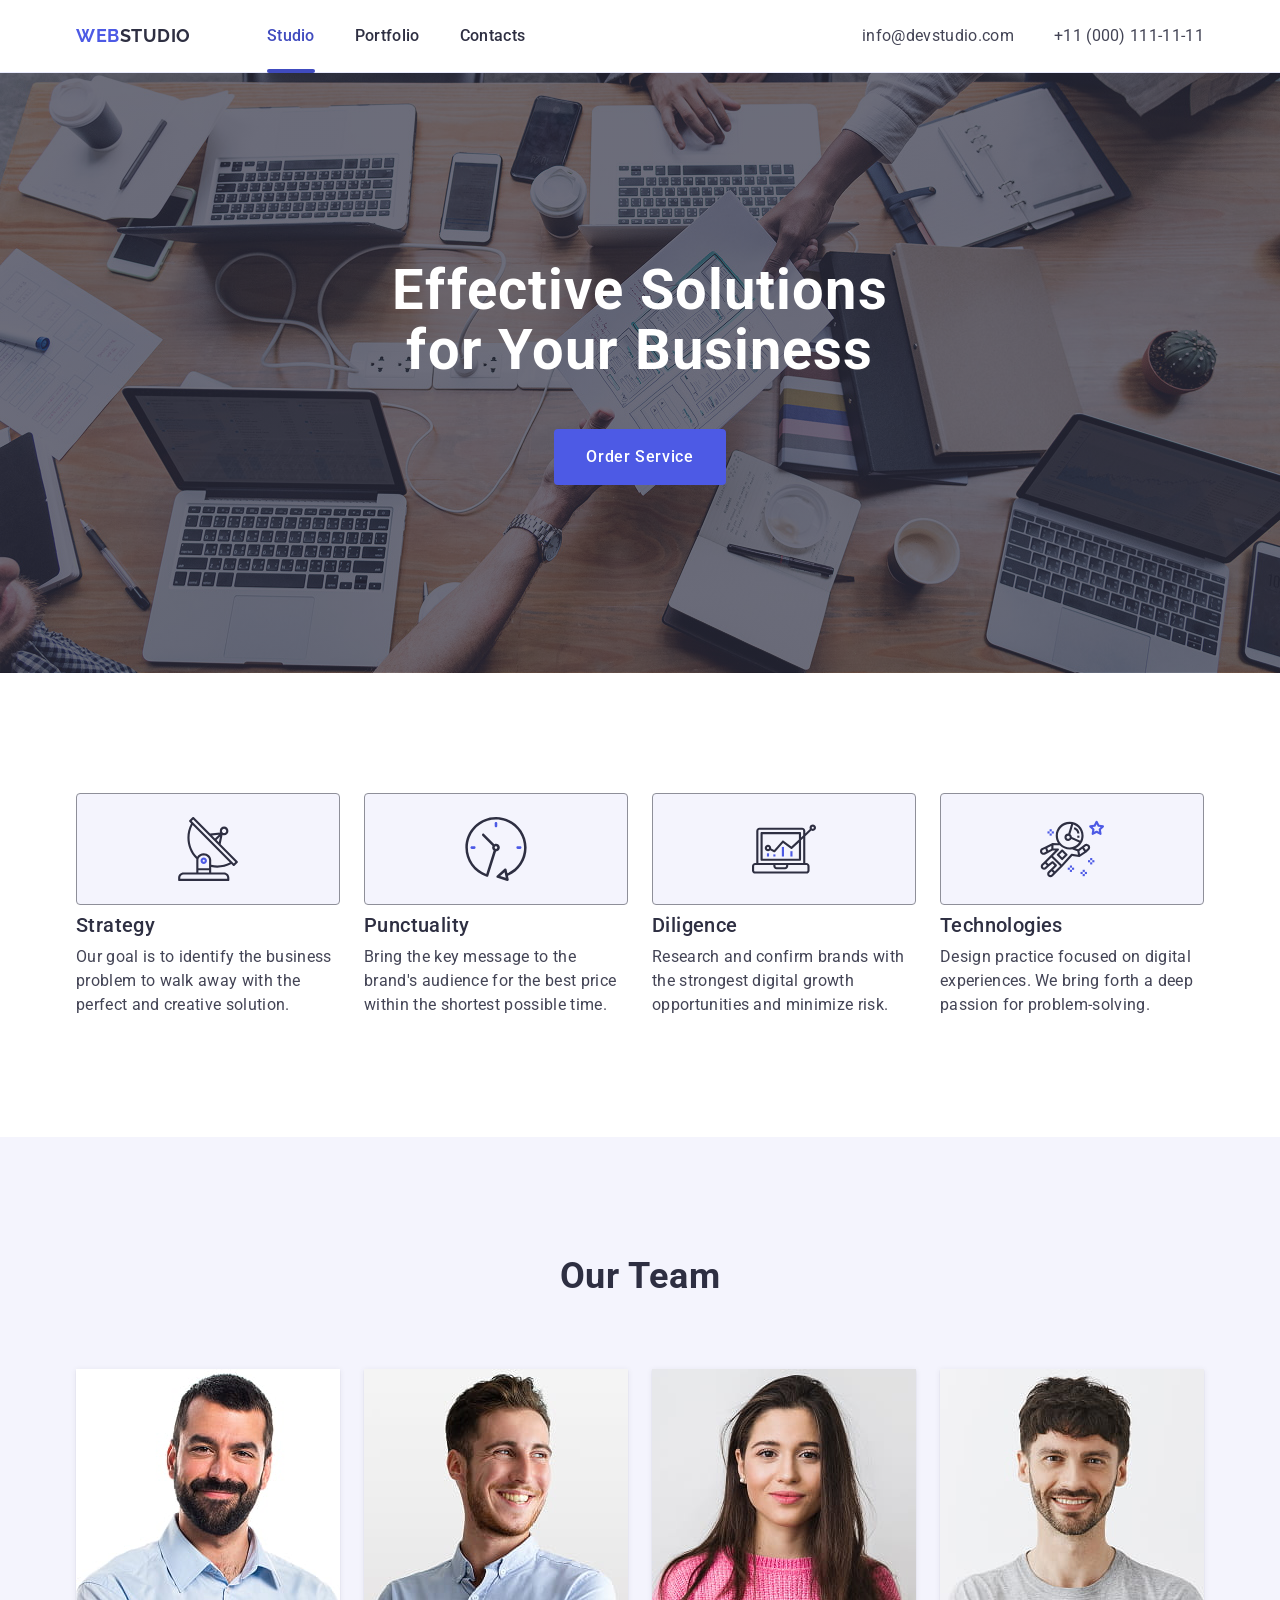
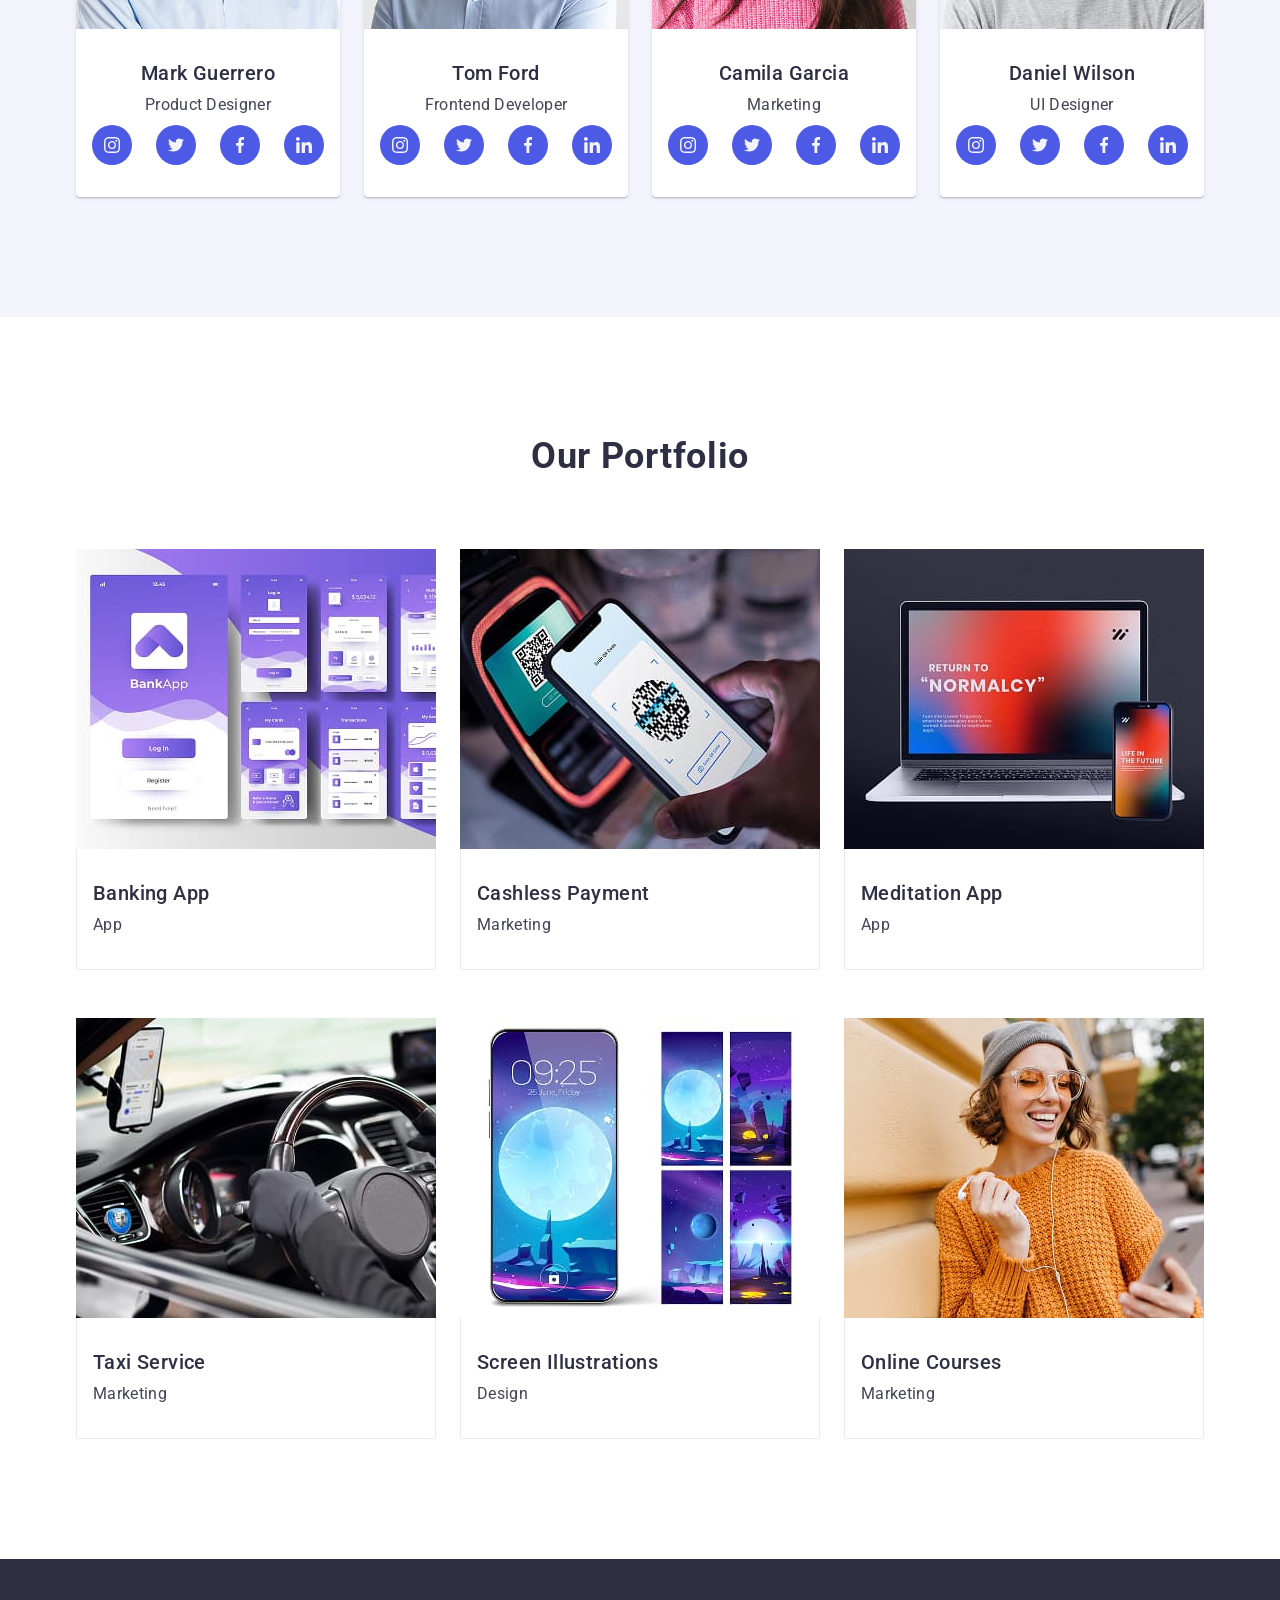
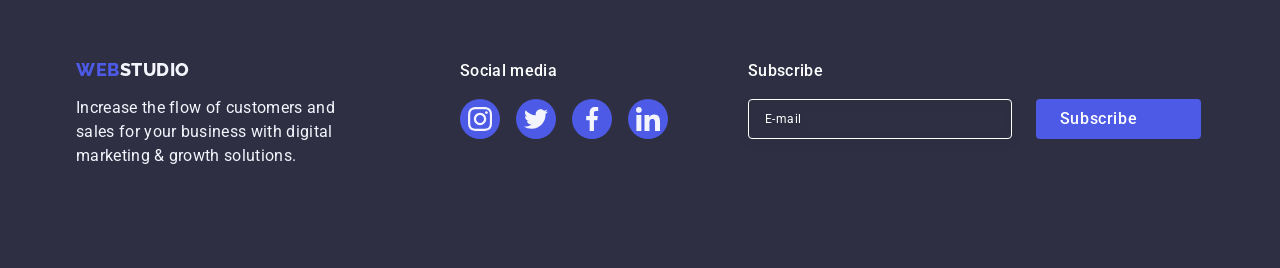
<file: index.html>
<!DOCTYPE html>
<html lang="en">
<head>
    <meta charset="UTF-8">
    <meta name="viewport" content="width=device-width, initial-scale=1.0">
    <title>WebStudio</title>

    <link rel="stylesheet" href="https://cdnjs.cloudflare.com/ajax/libs/modern-normalize/1.0.0/modern-normalize.min.css">
    <link rel="preconnect" href="https://fonts.googleapis.com">
    <link rel="preconnect" href="https://fonts.gstatic.com" crossorigin>
    <link
        href="https://fonts.googleapis.com/css2?family=Raleway:ital,wght@0,100..900;1,100..900&family=Roboto:ital,wght@0,100..900;1,100..900&display=swap"
        rel="stylesheet">

    <link rel="stylesheet" href="./css/styles.css">
</head>
<body>
    <header class="header">
        <div class="container header-container">
            <nav class="navigation">
                <a class="logo link" href="./index.html">Web<span class="logo-accent">Studio</span></a>
                <ul class="nav-list list">
                    <li><a class="nav-link link current" href="./index.html">Studio</a></li>
                    <li><a class="nav-link link" href="">Portfolio</a></li>
                    <li><a class="nav-link link" href="">Contacts</a></li>
                </ul>
            </nav>
            <address class="address">
                <ul class="address-list list">
                    <li><a class="address-link link" href="mailto:info@devstudio.com">info@devstudio.com</a></li>
                    <li><a class="address-link link" href="tel:+110001111111">+11 (000) 111-11-11</a></li>
                </ul>
            </address>
            <!-- Mobile menu button -->
            <button class="mobile-menu-button" type="button" data-menu-open aria-expanded="false" aria-controls="mobile-menu">
                <svg class="mobile-menu-icon" width="24" height="24">
                    <use href="./images/icons.svg#icon-burger"></use>
                </svg>
            </button>
        </div>
        
        <!-- Mobile menu -->
        <div class="mobile-menu" id="mobile-menu">
            <div class="mobile-menu-container">
                <button class="mobile-menu-close" type="button" data-menu-close>
                    <svg class="mobile-menu-close-icon" width="8" height="8">
                        <use href="./images/icons.svg#icon-close"></use>
                    </svg>
                </button>
                
                <nav class="mobile-nav">
                    <ul class="mobile-nav-list list">
                        <li><a class="mobile-nav-link link current" href="./index.html">Studio</a></li>
                        <li><a class="mobile-nav-link link" href="">Portfolio</a></li>
                        <li><a class="mobile-nav-link link" href="">Contacts</a></li>
                    </ul>
                </nav>
                
                <address class="mobile-address">
                    <ul class="mobile-address-list list">
                        <li><a class="mobile-address-link link tel" href="tel:+110001111111">+11 (000) 111-11-11</a></li>
                        <li><a class="mobile-address-link link email" href="mailto:info@devstudio.com">info@devstudio.com</a></li>
                    </ul>
                </address>
                
                <ul class="mobile-social-list list">
                    <li class="mobile-social-item">
                        <a href="#" class="mobile-social-link link">
                            <svg class="mobile-social-icon" width="24" height="24">
                                <use href="./images/icons.svg#icon-instagram"></use>
                            </svg>
                        </a>
                    </li>
                    <li class="mobile-social-item">
                        <a href="#" class="mobile-social-link link">
                            <svg class="mobile-social-icon" width="24" height="24">
                                <use href="./images/icons.svg#icon-twitter"></use>
                            </svg>
                        </a>
                    </li>
                    <li class="mobile-social-item">
                        <a href="#" class="mobile-social-link link">
                            <svg class="mobile-social-icon" width="24" height="24">
                                <use href="./images/icons.svg#icon-facebook"></use>
                            </svg>
                        </a>
                    </li>
                    <li class="mobile-social-item">
                        <a href="#" class="mobile-social-link link">
                            <svg class="mobile-social-icon" width="24" height="24">
                                <use href="./images/icons.svg#icon-linkedin"></use>
                            </svg>
                        </a>
                    </li>
                </ul>
            </div>
        </div>
    </header>

    <main>
        <section class="hero">
            <div class="container hero-container">
                <h1 class="hero-title">Effective Solutions for Your Business</h1>
                <button class="hero-button" type="button" data-modal-open>Order Service</button>
            </div>
        </section>

        <section class="features">
            <div class="container">
                <h2 class="visually-hidden">Our Features</h2>
                <ul class="features-list list">
                    <li class="features-item">
                        <div class="features-icon-container">
                            <svg class="features-icon" width="64" height="64">
                                <use href="./images/icons.svg#icon-antenna"></use>
                            </svg>
                        </div>
                        <h3 class="features-subtitle">Strategy</h3>
                        <p class="features-text">Our goal is to identify the business problem to walk away with the perfect and creative solution.</p>
                    </li>
                    <li class="features-item">
                        <div class="features-icon-container">
                            <svg class="features-icon" width="64" height="64">
                                <use href="./images/icons.svg#icon-clock"></use>
                            </svg>
                        </div>
                        <h3 class="features-subtitle">Punctuality</h3>
                        <p class="features-text">Bring the key message to the brand's audience for the best price within the shortest possible time.</p>
                    </li>
                    <li class="features-item">
                        <div class="features-icon-container">
                            <svg class="features-icon" width="64" height="64">
                                <use href="./images/icons.svg#icon-diagram"></use>
                            </svg>
                        </div>
                        <h3 class="features-subtitle">Diligence</h3>
                        <p class="features-text">Research and confirm brands with the strongest digital growth opportunities and minimize risk.</p>
                    </li>
                    <li class="features-item">
                        <div class="features-icon-container">
                            <svg class="features-icon" width="64" height="64">
                                <use href="./images/icons.svg#icon-astronaut"></use>
                            </svg>
                        </div>
                        <h3 class="features-subtitle">Technologies</h3>
                        <p class="features-text">Design practice focused on digital experiences. We bring forth a deep passion for problem-solving.</p>
                    </li>
                </ul>
            </div>
        </section>

        <section class="team">
            <div class="container">
                <h2 class="team-title">Our Team</h2>
                <ul class="team-list list">
                    <li class="team-item">
                        <img src="./images/team/img-1.jpg" 
                             srcset="./images/team/img-1.jpg 1x, ./images/team/img-1-x2.jpg 2x" 
                             alt="Mark Guerrero" width="264">
                        <div class="team-info">
                            <h3 class="team-name">Mark Guerrero</h3>
                            <p class="team-position">Product Designer</p>
                            <ul class="team-social-list list">
                                <li class="team-social-item">
                                    <a href="#" class="team-social-link link">
                                        <svg class="team-social-icon" width="16" height="16">
                                            <use href="./images/icons.svg#icon-instagram"></use>
                                        </svg>
                                    </a>
                                </li>
                                <li class="team-social-item">
                                    <a href="#" class="team-social-link link">
                                        <svg class="team-social-icon" width="16" height="16">
                                            <use href="./images/icons.svg#icon-twitter"></use>
                                        </svg>
                                    </a>
                                </li>
                                <li class="team-social-item">
                                    <a href="#" class="team-social-link link">
                                        <svg class="team-social-icon" width="16" height="16">
                                            <use href="./images/icons.svg#icon-facebook"></use>
                                        </svg>
                                    </a>
                                </li>
                                <li class="team-social-item">
                                    <a href="#" class="team-social-link link">
                                        <svg class="team-social-icon" width="16" height="16">
                                            <use href="./images/icons.svg#icon-linkedin"></use>
                                        </svg>
                                    </a>
                                </li>
                            </ul>
                        </div>
                    </li>
                    <li class="team-item">
                        <img src="./images/team/img-2.jpg" 
                             srcset="./images/team/img-2.jpg 1x, ./images/team/img-2-x2.jpg 2x" 
                             alt="Tom Ford" width="264">
                        <div class="team-info">
                            <h3 class="team-name">Tom Ford</h3>
                            <p class="team-position">Frontend Developer</p>
                            <ul class="team-social-list list">
                                <li class="team-social-item">
                                    <a href="#" class="team-social-link link">
                                        <svg class="team-social-icon" width="16" height="16">
                                            <use href="./images/icons.svg#icon-instagram"></use>
                                        </svg>
                                    </a>
                                </li>
                                <li class="team-social-item">
                                    <a href="#" class="team-social-link link">
                                        <svg class="team-social-icon" width="16" height="16">
                                            <use href="./images/icons.svg#icon-twitter"></use>
                                        </svg>
                                    </a>
                                </li>
                                <li class="team-social-item">
                                    <a href="#" class="team-social-link link">
                                        <svg class="team-social-icon" width="16" height="16">
                                            <use href="./images/icons.svg#icon-facebook"></use>
                                        </svg>
                                    </a>
                                </li>
                                <li class="team-social-item">
                                    <a href="#" class="team-social-link link">
                                        <svg class="team-social-icon" width="16" height="16">
                                            <use href="./images/icons.svg#icon-linkedin"></use>
                                        </svg>
                                    </a>
                                </li>
                            </ul>
                        </div>
                    </li>
                    <li class="team-item">
                        <img src="./images/team/img-3.jpg" 
                             srcset="./images/team/img-3.jpg 1x, ./images/team/img-3-x2.jpg 2x" 
                             alt="Camila Garcia" width="264">
                        <div class="team-info">
                            <h3 class="team-name">Camila Garcia</h3>
                            <p class="team-position">Marketing</p>
                            <ul class="team-social-list list">
                                <li class="team-social-item">
                                    <a href="#" class="team-social-link link">
                                        <svg class="team-social-icon" width="16" height="16">
                                            <use href="./images/icons.svg#icon-instagram"></use>
                                        </svg>
                                    </a>
                                </li>
                                <li class="team-social-item">
                                    <a href="#" class="team-social-link link">
                                        <svg class="team-social-icon" width="16" height="16">
                                            <use href="./images/icons.svg#icon-twitter"></use>
                                        </svg>
                                    </a>
                                </li>
                                <li class="team-social-item">
                                    <a href="#" class="team-social-link link">
                                        <svg class="team-social-icon" width="16" height="16">
                                            <use href="./images/icons.svg#icon-facebook"></use>
                                        </svg>
                                    </a>
                                </li>
                                <li class="team-social-item">
                                    <a href="#" class="team-social-link link">
                                        <svg class="team-social-icon" width="16" height="16">
                                            <use href="./images/icons.svg#icon-linkedin"></use>
                                        </svg>
                                    </a>
                                </li>
                            </ul>
                        </div>
                    </li>
                    <li class="team-item">
                        <img src="./images/team/img-4.jpg" 
                             srcset="./images/team/img-4.jpg 1x, ./images/team/img-4-x2.jpg 2x" 
                             alt="Daniel Wilson" width="264">
                        <div class="team-info">
                            <h3 class="team-name">Daniel Wilson</h3>
                            <p class="team-position">UI Designer</p>
                            <ul class="team-social-list list">
                                <li class="team-social-item">
                                    <a href="#" class="team-social-link link">
                                        <svg class="team-social-icon" width="16" height="16">
                                            <use href="./images/icons.svg#icon-instagram"></use>
                                        </svg>
                                    </a>
                                </li>
                                <li class="team-social-item">
                                    <a href="#" class="team-social-link link">
                                        <svg class="team-social-icon" width="16" height="16">
                                            <use href="./images/icons.svg#icon-twitter"></use>
                                        </svg>
                                    </a>
                                </li>
                                <li class="team-social-item">
                                    <a href="#" class="team-social-link link">
                                        <svg class="team-social-icon" width="16" height="16">
                                            <use href="./images/icons.svg#icon-facebook"></use>
                                        </svg>
                                    </a>
                                </li>
                                <li class="team-social-item">
                                    <a href="#" class="team-social-link link">
                                        <svg class="team-social-icon" width="16" height="16">
                                            <use href="./images/icons.svg#icon-linkedin"></use>
                                        </svg>
                                    </a>
                                </li>
                            </ul>
                        </div>
                    </li>
                </ul>
            </div>
        </section>

        <section class="portfolio">
            <div class="container">
                <h2 class="portfolio-title">Our Portfolio</h2>
                <ul class="portfolio-list list">
                    <li class="portfolio-item">
                        <div class="portfolio-image-container">
                            <img src="./images/portfolio/banking-app.jpg" 
                                 srcset="./images/portfolio/banking-app.jpg 1x, ./images/portfolio/banking-app-x2.jpg 2x" 
                                 alt="Banking App" width="360" height="300">
                            <p class="portfolio-overlay">14 Stylish and User-Friendly App Design Concepts · Task Manager App · Calorie Tracker App · Exotic Fruit Ecommerce App · Cloud Storage App</p>
                        </div>
                        <div class="portfolio-info">
                            <h3 class="portfolio-name">Banking App</h3>
                            <p class="portfolio-category">App</p>
                        </div>
                    </li>
                    <li class="portfolio-item">
                        <div class="portfolio-image-container">
                            <img src="./images/portfolio/cashless-payment.jpg" 
                                 srcset="./images/portfolio/cashless-payment.jpg 1x, ./images/portfolio/cashless-payment-x2.jpg 2x" 
                                 alt="Cashless Payment" width="360" height="300">
                            <p class="portfolio-overlay">14 Stylish and User-Friendly App Design Concepts · Task Manager App · Calorie Tracker App · Exotic Fruit Ecommerce App · Cloud Storage App</p>
                        </div>
                        <div class="portfolio-info">
                            <h3 class="portfolio-name">Cashless Payment</h3>
                            <p class="portfolio-category">Marketing</p>
                        </div>
                    </li>
                    <li class="portfolio-item">
                        <div class="portfolio-image-container">
                            <img src="./images/portfolio/meditation-app.jpg" 
                                 srcset="./images/portfolio/meditation-app.jpg 1x, ./images/portfolio/meditation-app-x2.jpg 2x" 
                                 alt="Meditation App" width="360" height="300">
                            <p class="portfolio-overlay">14 Stylish and User-Friendly App Design Concepts · Task Manager App · Calorie Tracker App · Exotic Fruit Ecommerce App · Cloud Storage App</p>
                        </div>
                        <div class="portfolio-info">
                            <h3 class="portfolio-name">Meditation App</h3>
                            <p class="portfolio-category">App</p>
                        </div>
                    </li>
                    <li class="portfolio-item">
                        <div class="portfolio-image-container">
                            <img src="./images/portfolio/taxi-service.jpg" 
                                 srcset="./images/portfolio/taxi-service.jpg 1x, ./images/portfolio/taxi-service-x2.jpg 2x" 
                                 alt="Taxi Service" width="360" height="300">
                            <p class="portfolio-overlay">14 Stylish and User-Friendly App Design Concepts · Task Manager App · Calorie Tracker App · Exotic Fruit Ecommerce App · Cloud Storage App</p>
                        </div>
                        <div class="portfolio-info">
                            <h3 class="portfolio-name">Taxi Service</h3>
                            <p class="portfolio-category">Marketing</p>
                        </div>
                    </li>
                    <li class="portfolio-item">
                        <div class="portfolio-image-container">
                            <img src="./images/portfolio/screen-illustrations.jpg" 
                                 srcset="./images/portfolio/screen-illustrations.jpg 1x, ./images/portfolio/screen-illustrations-x2.jpg 2x" 
                                 alt="Screen Illustrations" width="360" height="300">
                            <p class="portfolio-overlay">14 Stylish and User-Friendly App Design Concepts · Task Manager App · Calorie Tracker App · Exotic Fruit Ecommerce App · Cloud Storage App</p>
                        </div>
                        <div class="portfolio-info">
                            <h3 class="portfolio-name">Screen Illustrations</h3>
                            <p class="portfolio-category">Design</p>
                        </div>
                    </li>
                    <li class="portfolio-item">
                        <div class="portfolio-image-container">
                            <img src="./images/portfolio/online-courses.jpg" 
                                 srcset="./images/portfolio/online-courses.jpg 1x, ./images/portfolio/online-courses-x2.jpg 2x" 
                                 alt="Online Courses" width="360" height="300">
                            <p class="portfolio-overlay">14 Stylish and User-Friendly App Design Concepts · Task Manager App · Calorie Tracker App · Exotic Fruit Ecommerce App · Cloud Storage App</p>
                        </div>
                        <div class="portfolio-info">
                            <h3 class="portfolio-name">Online Courses</h3>
                            <p class="portfolio-category">Marketing</p>
                        </div>
                    </li>
                </ul>
            </div>
        </section>
    </main>

    <footer class="footer">
        <div class="container footer-container">
            <div class="footer-content">
                <a class="footer-logo link" href="./index.html">Web<span class="footer-logo-studio">Studio</span></a>
                <p class="footer-text">Increase the flow of customers and sales for your business with digital marketing & growth solutions.</p>
            </div>
            <div class="footer-social">
                <p class="footer-social-title">Social media</p>
                <ul class="footer-social-list list">
                    <li class="footer-social-item">
                        <a href="#" class="footer-social-link link">
                            <svg class="footer-social-icon" width="24" height="24">
                                <use href="./images/icons.svg#icon-instagram"></use>
                            </svg>
                        </a>
                    </li>
                    <li class="footer-social-item">
                        <a href="#" class="footer-social-link link">
                            <svg class="footer-social-icon" width="24" height="24">
                                <use href="./images/icons.svg#icon-twitter"></use>
                            </svg>
                        </a>
                    </li>
                    <li class="footer-social-item">
                        <a href="#" class="footer-social-link link">
                            <svg class="footer-social-icon" width="24" height="24">
                                <use href="./images/icons.svg#icon-facebook"></use>
                            </svg>
                        </a>
                    </li>
                    <li class="footer-social-item">
                        <a href="#" class="footer-social-link link">
                            <svg class="footer-social-icon" width="24" height="24">
                                <use href="./images/icons.svg#icon-linkedin"></use>
                            </svg>
                        </a>
                    </li>
                </ul>
            </div>
            <div class="footer-subscribe">
                <p class="footer-subscribe-title">Subscribe</p>
                <form class="footer-subscribe-form">
                    <label class="footer-subscribe-label">
                        <input
                            class="footer-subscribe-input"
                            type="email"
                            name="subscribe-email"
                            placeholder="E-mail"
                            required
                        />
                    </label>
                    <button class="footer-subscribe-button" type="submit">
                        Subscribe
                        <svg class="footer-subscribe-icon" width="24" height="24">
                            <use href="./images/icons.svg#icon-send"></use>
                        </svg>
                    </button>
                </form>
            </div>
        </div>
    </footer>

    <!-- Modal Overlay -->
    <div class="modal-overlay" data-modal>
        <div class="modal">
            <button class="modal-close-button" type="button" data-modal-close>
                <svg class="modal-close-icon" width="8" height="8">
                    <use href="./images/icons.svg#icon-close"></use>
                </svg>
            </button>
            <p class="modal-title">Leave your contacts and we will call you back</p>
            <form class="modal-form">
                <div class="modal-field">
                    <label class="modal-label" for="user-name">Name</label>
                    <div class="modal-input-container">
                        <input
                            class="modal-input"
                            type="text"
                            name="user-name"
                            id="user-name"
                            required
                        />
                        <svg class="modal-input-icon" width="18" height="24">
                            <use href="./images/icons.svg#icon-person"></use>
                        </svg>
                    </div>
                </div>
                <div class="modal-field">
                    <label class="modal-label" for="user-phone">Phone</label>
                    <div class="modal-input-container">
                        <input
                            class="modal-input"
                            type="tel"
                            name="user-phone"
                            id="user-phone"
                            required
                        />
                        <svg class="modal-input-icon" width="18" height="24">
                            <use href="./images/icons.svg#icon-phone"></use>
                        </svg>
                    </div>
                </div>
                <div class="modal-field">
                    <label class="modal-label" for="user-email">Email</label>
                    <div class="modal-input-container">
                        <input
                            class="modal-input"
                            type="email"
                            name="user-email"
                            id="user-email"
                            required
                        />
                        <svg class="modal-input-icon" width="18" height="24">
                            <use href="./images/icons.svg#icon-email"></use>
                        </svg>
                    </div>
                </div>
                <div class="modal-field">
                    <label class="modal-label" for="user-comment">Comment</label>
                    <textarea
                        class="modal-textarea"
                        name="user-comment"
                        id="user-comment"
                        placeholder="Text input"
                    ></textarea>
                </div>
                <div class="modal-checkbox-container">
                    <input
                        class="modal-checkbox visually-hidden"
                        type="checkbox"
                        name="user-privacy"
                        id="user-privacy"
                        value="true"
                        required
                    />
                    <label class="modal-checkbox-label" for="user-privacy">
                        <span class="modal-checkbox-custom">
                            <svg class="modal-checkbox-icon" width="10" height="8">
                                <use href="./images/icons.svg#icon-check"></use>
                            </svg>
                        </span>
                        I accept the terms and conditions of the
                        <a class="modal-privacy-link" href="#">Privacy Policy</a>
                    </label>
                </div>
                <button class="modal-submit-button" type="submit">Send</button>
            </form>
        </div>
    </div>

    <script>
        (() => {
            const refs = {
                openModalBtn: document.querySelector("[data-modal-open]"),
                closeModalBtn: document.querySelector("[data-modal-close]"),
                modal: document.querySelector("[data-modal]"),
                openMenuBtn: document.querySelector("[data-menu-open]"),
                closeMenuBtn: document.querySelector("[data-menu-close]"),
                menu: document.querySelector("#mobile-menu"),
            };

            // Modal functionality
            refs.openModalBtn.addEventListener("click", toggleModal);
            refs.closeModalBtn.addEventListener("click", toggleModal);
            
            refs.modal.addEventListener("click", (event) => {
                if (event.target === refs.modal) {
                    toggleModal();
                }
            });

            document.addEventListener("keydown", (event) => {
                if (event.key === "Escape" && refs.modal.classList.contains("is-open")) {
                    toggleModal();
                }
                if (event.key === "Escape" && refs.menu.classList.contains("is-open")) {
                    toggleMobileMenu();
                }
            });

            function toggleModal() {
                const isModalOpen = refs.modal.classList.contains("is-open");
                refs.modal.classList.toggle("is-open");
                document.body.classList.toggle("no-scroll", !isModalOpen);
            }

            // Mobile menu functionality
            refs.openMenuBtn.addEventListener("click", toggleMobileMenu);
            refs.closeMenuBtn.addEventListener("click", toggleMobileMenu);

            function toggleMobileMenu() {
                const isMenuOpen = refs.menu.classList.contains("is-open");
                refs.menu.classList.toggle("is-open");
                refs.openMenuBtn.setAttribute("aria-expanded", !isMenuOpen);
                document.body.classList.toggle("no-scroll", !isMenuOpen);
            }
        })();
    </script>
</body>
</html>
</file>
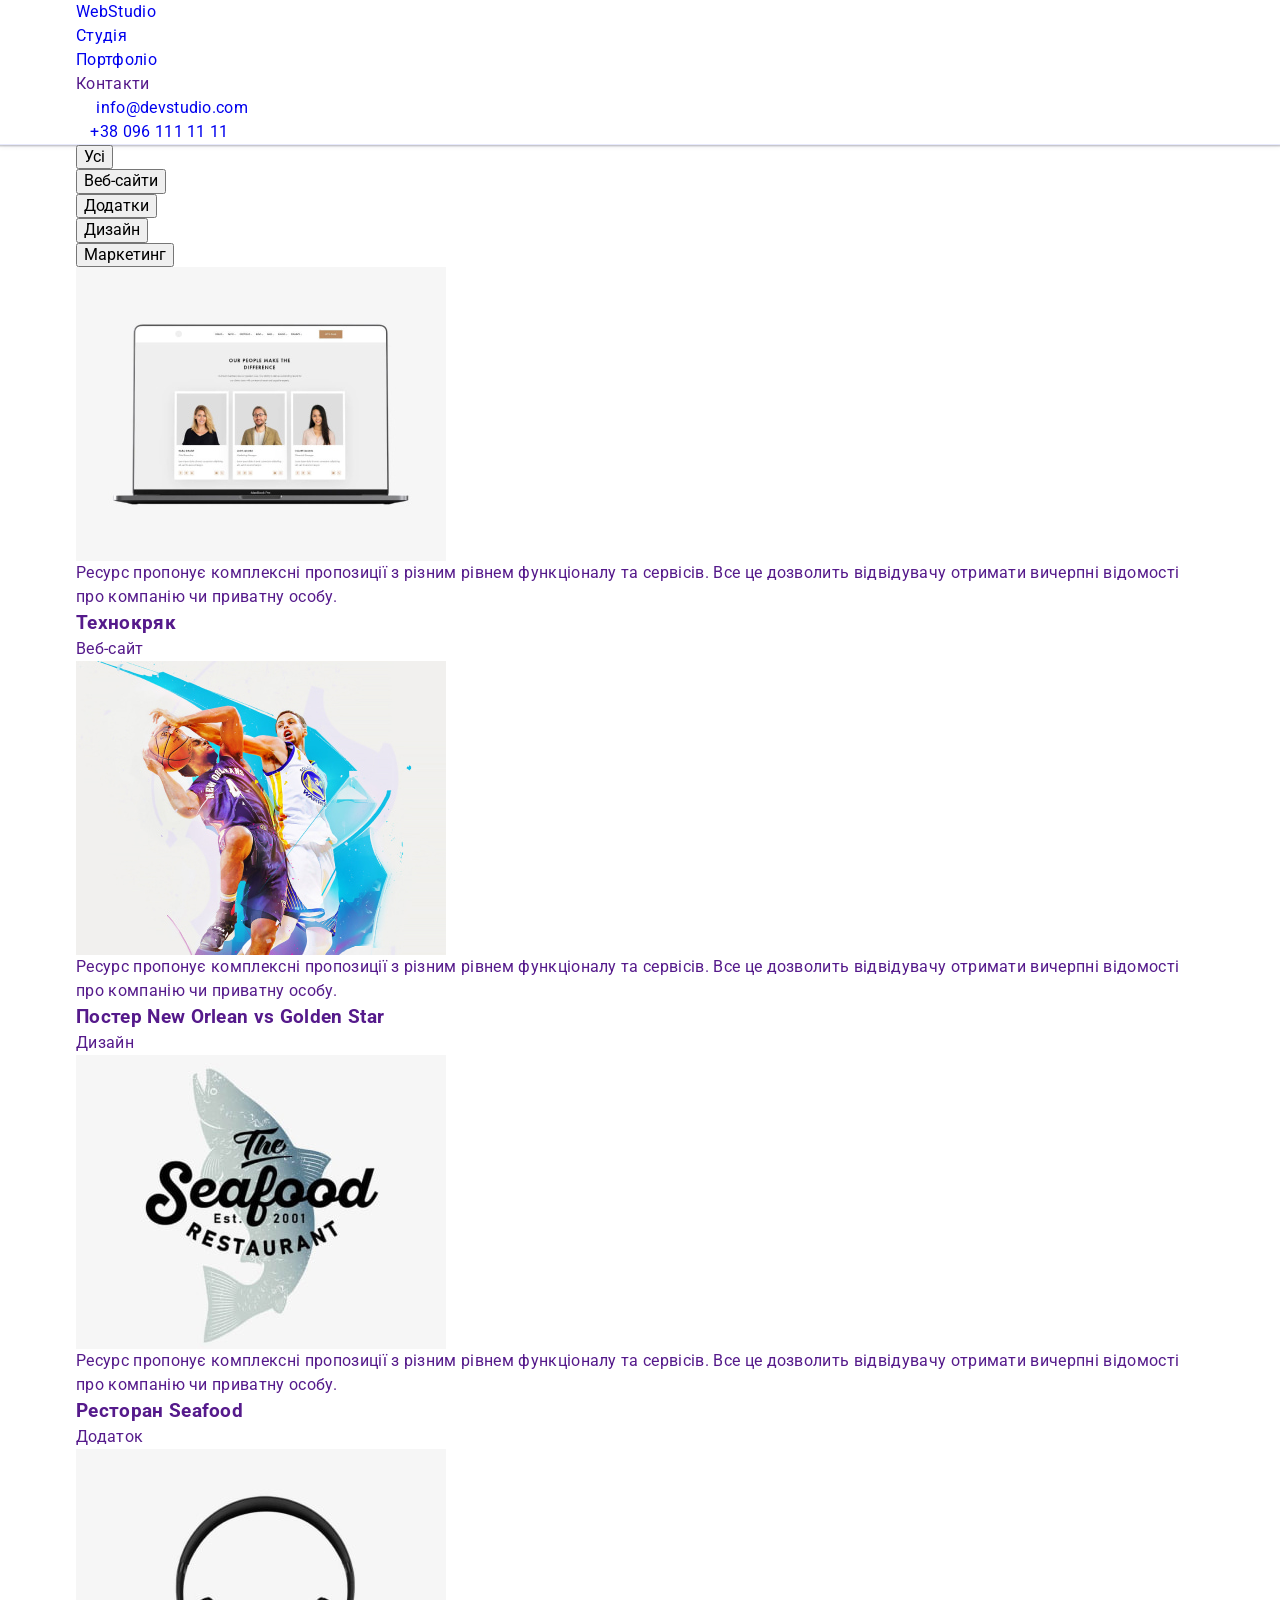
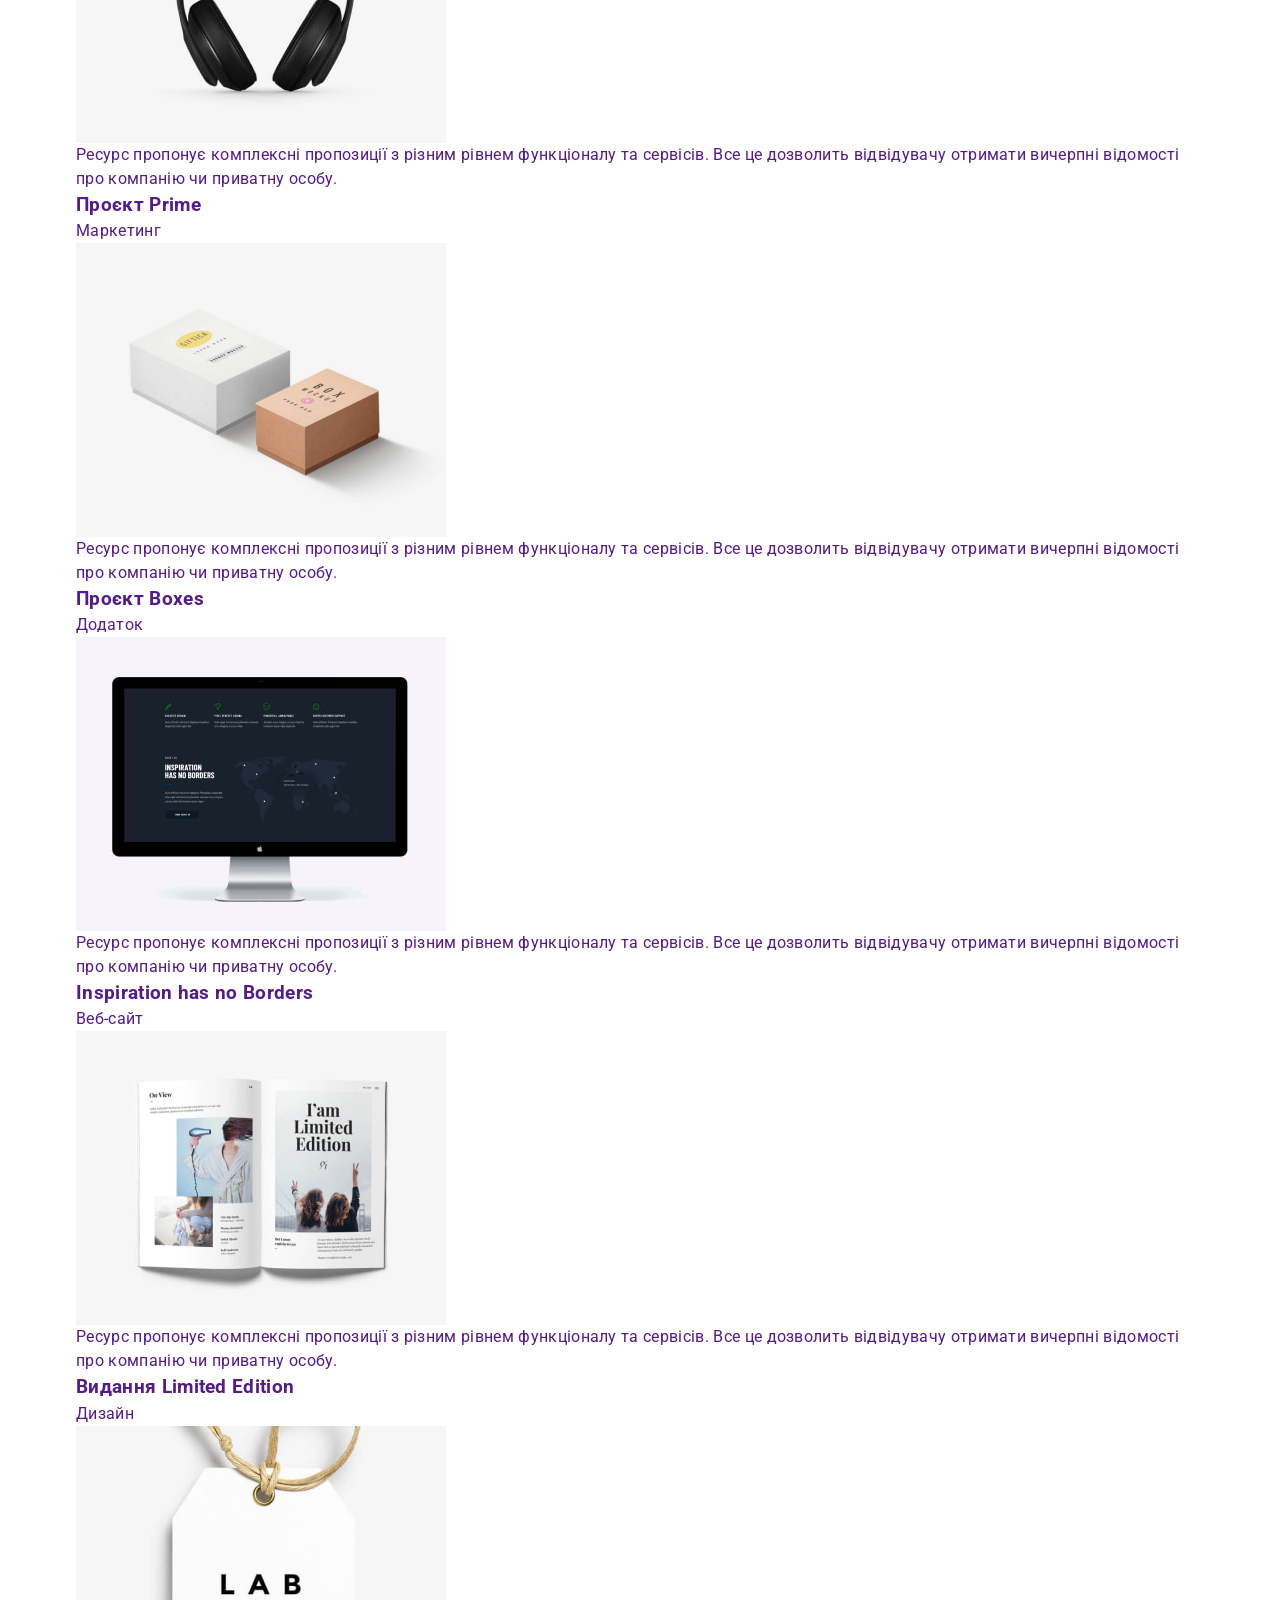
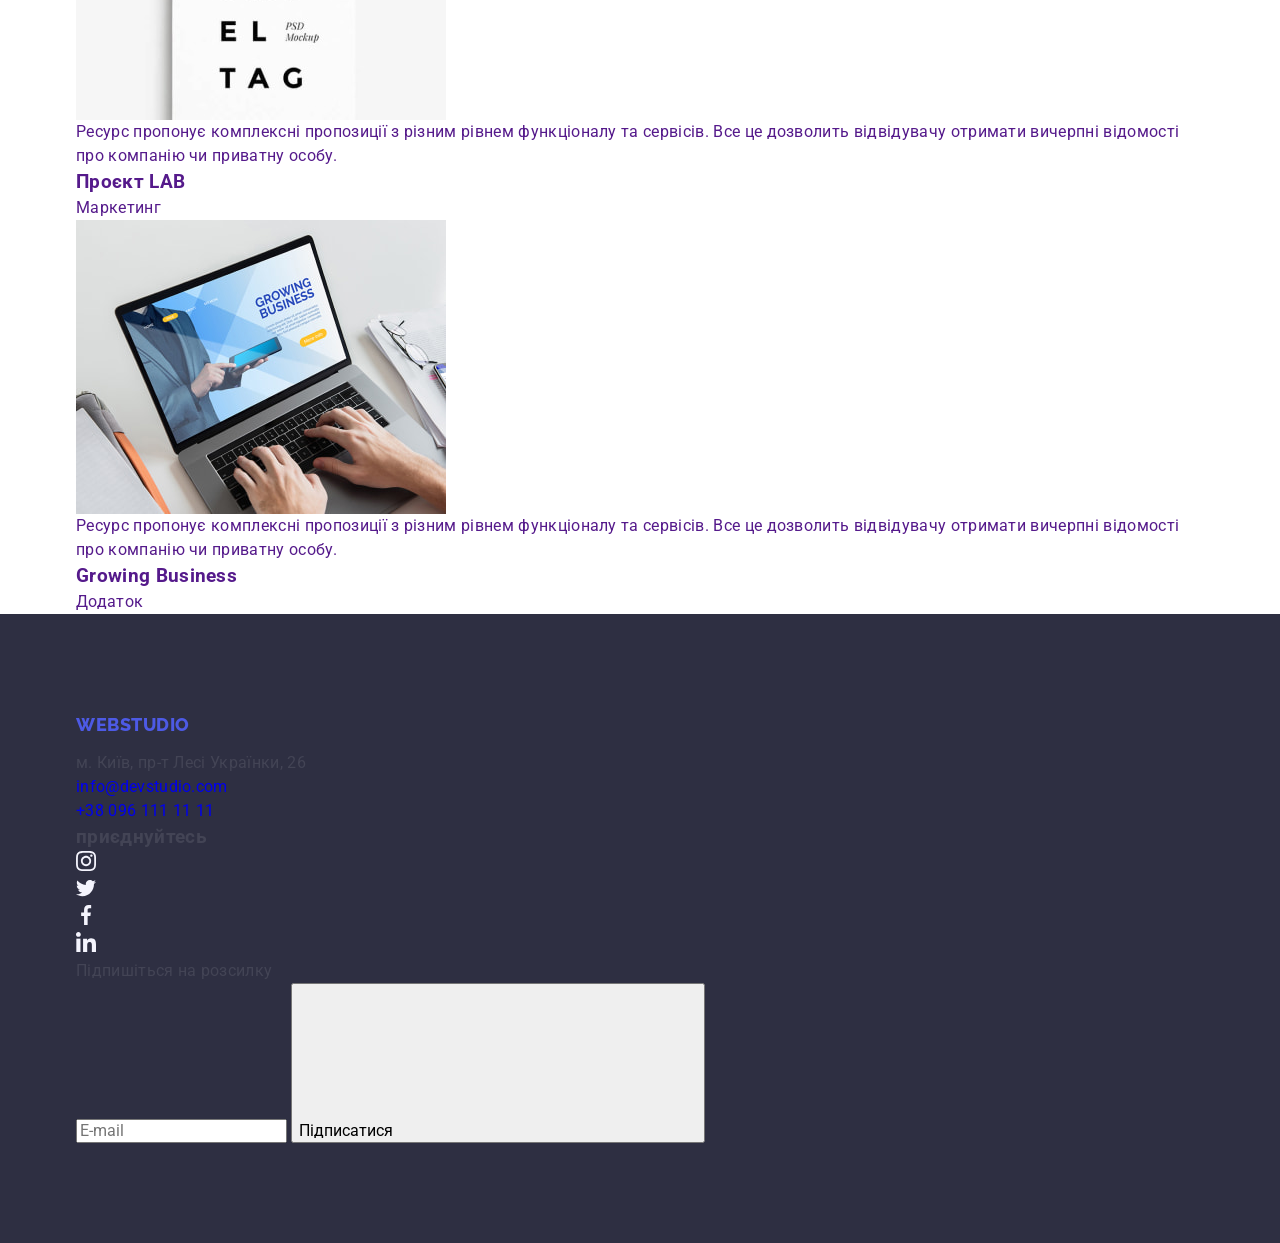
<file: portfolio.html>
<!DOCTYPE html>
<html lang="uk">

<head>
    <meta charset="UTF-8">
    <meta http-equiv="X-UA-Compatible" content="IE=edge">
    <meta name="viewport" content="width=device-width, initial-scale=1.0">
    <title>Document</title>
    <link rel="preconnect" href="https://fonts.googleapis.com">
    <link rel="preconnect" href="https://fonts.gstatic.com" crossorigin>
    <link href="https://fonts.googleapis.com/css2?family=Raleway:wght@700&family=Roboto:wght@400;500;700;900&display=swap" rel="stylesheet">
    <link rel="stylesheet" href="https://cdnjs.cloudflare.com/ajax/libs/modern-normalize/1.1.0/modern-normalize.min.css">
    <link rel="stylesheet" href="./css/styles.css">
</head>

<body>
     <!--Header-->
    <header class="header">
        <div class="container header-nav">
            <a href="./index.html" class="header-logo link"> <span class="accent">Web</span>Studio</a>
            <nav>
                <ul class="site-nav list">
                    <li class="item"><a href="./index.html" class="link ">Студія</a></li>
                    <li class="item"><a href="./portfolio.html" class="link current">Портфоліо</a></li>
                    <li class="item"><a href="" class="link">Контакти</a></li>
                </ul>
            </nav>
            <ul class="header-contacts list">
                <li class="item">
                    <a href="mailto:info@devstudio.com" class="link">
                        <svg class="icon envelope" width="16" height="12">
                            <use href="./images/icons.svg#icon-envelope"></use>
                        </svg>
                        info@devstudio.com
                    </a>
                </li>
                <li class="item">
                    <a href="tel:+380961111111" class="link">
                        <svg class="icon smartphone" width="10" height="16">
                            <use href="./images/icons.svg#icon-smartphone"></use>
                        </svg>
                        +38 096 111 11 11
                    </a>
                </li>
            </ul>
        </div>
    </header>
    <main>
     <!--Портфоліо-->
        <h1 class="section-title visually-hidden">Портфоліо</h1>
     <!--Filter-->
        <section class="section project">
            <div class="container">
                <ul class="list category">
                    <li class="item"><button type="button" class="category-button">Усі</button></li>
                    <li class="item"><button type="button" class="category-button">Веб-сайти</button></li>
                    <li class="item"><button type="button" class="category-button">Додатки</button></li>
                    <li class="item"><button type="button" class="category-button">Дизайн</button></li>
                    <li class="item"><button type="button" class="category-button">Маркетинг</button></li>
                </ul>
                <ul class="project-list list">
                    <li class="item">
                        <a href="" class="link">
                            <div class="project-thumb">
                                <img src="./images/project1.jpg" alt="ноутбук з зображенням сайта" class="project-image">
                                <div class="project-transform">
                                    <p class="project-desc">
                                        Ресурс пропонує комплексні пропозиції з різним рівнем функціоналу та сервісів. Все це дозволить відвідувачу
                                        отримати вичерпні відомості про компанію чи приватну особу.
                                    </p>
                                </div>
                            </div>
                            <div class="project-description">
                                <h3 class="project-title">Технокряк</h3>
                                <p class="project-category">Веб-сайт</p>
                            </div>
                        </a>
                    </li>
                    <li class="item">
                        <a href="" class="link">
                            <div class="project-thumb">
                                <img src="./images/project2.jpg" alt="два баскетболісти" class="project-image">
                                <div class="project-transform">
                                    <p class="project-desc">
                                        Ресурс пропонує комплексні пропозиції з різним рівнем функціоналу та сервісів. Все це дозволить відвідувачу
                                        отримати вичерпні відомості про компанію чи приватну особу.
                                    </p>
                                </div>
                            </div>
                            <div class="project-description">
                                <h3 class="project-title">Постер New Orlean vs Golden Star</h3>
                                <p class="project-category">Дизайн</p>
                            </div>
                        </a>
                    </li>
                    <li class="item">
                        <a href="" class="link">
                            <div class="project-thumb">
                                <img src="./images/project3.jpg" alt="логотип Seafood Restaraunt" class="project-image">
                                <div class="project-transform">
                                    <p class="project-desc">
                                        Ресурс пропонує комплексні пропозиції з різним рівнем функціоналу та сервісів. Все це дозволить відвідувачу
                                        отримати вичерпні відомості про компанію чи приватну особу.
                                    </p>
                                </div>
                            </div>
                            <div class="project-description">
                                <h3 class="project-title">Ресторан Seafood</h3>
                                <p class="project-category">Додаток</p>
                            </div>
                        </a>
                    </li>
                    <li class="item">
                        <a href="" class="link">
                            <div class="project-thumb">
                                <img src="./images/project4.jpg" alt="навушники" class="project-image">
                                <div class="project-transform">
                                    <p class="project-desc">
                                        Ресурс пропонує комплексні пропозиції з різним рівнем функціоналу та сервісів. Все це дозволить відвідувачу
                                        отримати вичерпні відомості про компанію чи приватну особу.
                                    </p>
                                </div>
                            </div>
                            <div class="project-description">
                                <h3 class="project-title">Проєкт Prime</h3>
                                <p class="project-category">Маркетинг</p>
                            </div>
                        </a>
                    </li>
                    <li class="item">
                        <a href="" class="link">
                            <div class="project-thumb">
                            <img src="./images/project5.jpg" alt="дві коробки" class="project-image">
                            <div class="project-transform">
                                <p class="project-desc">
                                    Ресурс пропонує комплексні пропозиції з різним рівнем функціоналу та сервісів. Все це дозволить відвідувачу
                                    отримати вичерпні відомості про компанію чи приватну особу.
                                </p>
                            </div>
                            </div>
                            <div class="project-description">
                                <h3 class="project-title">Проєкт Boxes</h3>
                                <p class="project-category">Додаток</p>
                            </div>
                        </a>
                    </li>
                    <li class="item">
                        <a href="" class="link">
                            <div class="project-thumb">
                            <img src="./images/project6.jpg" alt="монітор з зображенням сайту" class="project-image">
                            <div class="project-transform">
                                <p class="project-desc">
                                    Ресурс пропонує комплексні пропозиції з різним рівнем функціоналу та сервісів. Все це дозволить відвідувачу
                                    отримати вичерпні відомості про компанію чи приватну особу.
                                </p>
                            </div>
                            </div>
                            <div class="project-description">
                                <h3 class="project-title">Inspiration has no Borders</h3>
                                <p class="project-category">Веб-сайт</p>
                            </div>
                        </a>
                    </li>
                    <li class="item">
                        <a href="" class="link">
                            <div class="project-thumb">
                            <img src="./images/project7.jpg" alt="журнал" class="project-image">
                            <div class="project-transform">
                                <p class="project-desc">
                                    Ресурс пропонує комплексні пропозиції з різним рівнем функціоналу та сервісів. Все це дозволить відвідувачу
                                    отримати вичерпні відомості про компанію чи приватну особу.
                                </p>
                            </div>
                            </div>
                            <div class="project-description">
                                <h3 class="project-title">Видання Limited Edition</h3>
                                <p class="project-category">Дизайн</p>
                            </div>
                        </a>
                    </li>
                    <li class="item">
                        <a href="" class="link">
                            <div class="project-thumb">
                            <img src="./images/project8.jpg" alt="етикетка" class="project-image">
                            <div class="project-transform">
                                <p class="project-desc">
                                    Ресурс пропонує комплексні пропозиції з різним рівнем функціоналу та сервісів. Все це дозволить відвідувачу
                                    отримати вичерпні відомості про компанію чи приватну особу.
                                </p>
                            </div>
                            </div>
                            <div class="project-description">
                                <h3 class="project-title">Проєкт LAB</h3>
                                <p class="project-category">Маркетинг</p>
                            </div>                        
                        </a>
                    </li>
                    <li class="item">
                        <a href="" class="link">
                            <div class="project-thumb">
                            <img src="./images/project9.jpg" alt="руки на клавіатурі ноутбука" class="project-image">
                            <div class="project-transform">
                                <p class="project-desc">
                                    Ресурс пропонує комплексні пропозиції з різним рівнем функціоналу та сервісів. Все це дозволить відвідувачу
                                    отримати вичерпні відомості про компанію чи приватну особу.
                                </p>
                            </div>
                            </div>
                            <div class="project-description">
                                <h3 class="project-title">Growing Business</h3>
                                <p class="project-category">Додаток</p>
                            </div>
                        </a>
                    </li>
                </ul>
            </div>
        </section>
    </main>
    <!-- Footer -->
    <footer class="footer">
        <div class="container">
            <div class="logo-address">
                <a href="./index.html" class="footer-logo link"> <span class="accent">Web</span>Studio</a>
                <address>
                    <ul class="list address">
                        <li class="address-item item">
                            <p>м. Київ, пр-т Лесі Українки, 26</p>
                        </li>
                        <li class="footer-contacts item">
                            <a href="mailto:info@devstudio.com" class="link">info@devstudio.com</a>
                        </li>
                        <li class="footer-contacts item">
                            <a href="tel:+380961111111" class="link">+38 096 111 11 11</a>
                        </li>
                    </ul>
                </address>
            </div>
            <div class="footer-social">
                <h3>приєднуйтесь</h3>
                <ul class="list">
                    <li>
                        <a href="" class="social-item">
                            <svg class="icon" width="20" height="20">
                                <use href="./images/icons.svg#icon-instagram"></use>
                            </svg>
                        </a>
                    </li>
                    <li>
                        <a href="" class="social-item">
                            <svg class="icon" width="20" height="20">
                                <use href="./images/icons.svg#icon-twitter"></use>
                            </svg>
                        </a>
                    </li>
                    <li>
                        <a href="" class="social-item">
                            <svg class="icon" width="20" height="20">
                                <use href="./images/icons.svg#icon-facebook"></use>
                            </svg>
                        </a>
                    </li>
                    <li>
                        <a href="" class="social-item">
                            <svg class="icon" width="20" height="20">
                                <use href="./images/icons.svg#icon-linkedin"></use>
                            </svg>
                        </a>
                    </li>
                </ul>
            </div>
            <div class="footer-form">
                <form class="mail-form">
                    <label for="form-label" class="form-header">Підпишіться на розсилку</label>
                    <div class="form">
                        <input type="mail" name="mail" id="form-label" class="mail-input" placeholder="E-mail">
                        <button type="submit" class="submit-button">Підписатися
                            <svg class="icon">
                                <use href="./images/icons.svg#icon-sendicon" width="24" height="24"></use>
                            </svg>
                        </button>
                    </div>
                </form>
            </div>
        </div>
    </footer>
</body>

</html>
</file>
<file: css/styles.css>
/* Base Styles - Mobile First */
body {
    font-family: "Roboto", sans-serif;
    color: #434455;
    background-color: #ffffff;
    line-height: 1.5;
    letter-spacing: 0.02em;
}

/* Reset */
* {
    box-sizing: border-box;
}

h1,
h2,
h3,
h4,
h5,
h6,
p {
    margin: 0;
}

ul,
ol {
    margin: 0;
    padding: 0;
}

img {
    display: block;
    max-width: 100%;
    height: auto;
}

/* Utility Classes */
.list {
    list-style: none;
}

.link {
    text-decoration: none;
}

.container {
    width: 100%;
    margin: 0 auto;
    padding: 0 16px;
}

.visually-hidden {
    position: absolute;
    width: 1px;
    height: 1px;
    margin: -1px;
    border: 0;
    padding: 0;
    white-space: nowrap;
    clip-path: inset(100%);
    clip: rect(0 0 0 0);
    overflow: hidden;
}

.no-scroll {
    overflow: hidden;
}

/* Header - Mobile */
.header {
    background-color: #ffffff;
    border-bottom: 1px solid #e7e9fc;
    box-shadow: 0px 2px 1px rgba(46, 47, 66, 0.08),
        0px 1px 1px rgba(46, 47, 66, 0.16),
        0px 1px 6px rgba(46, 47, 66, 0.08);
}

.header-container {
    display: flex;
    align-items: center;
    height: 56px;
}

.navigation {
    display: flex;
    align-items: center;
}

.logo {
    font-family: "Raleway", sans-serif;
    font-weight: 700;
    font-size: 18px;
    line-height: 1.17;
    letter-spacing: 0.03em;
    text-transform: uppercase;
    color: #4d5ae5;


}

.logo-accent {
    color: #2e2f42;
}

.nav-list,
.address {
    display: none;
}

.mobile-menu-button {
    margin-left: auto;
    background: transparent;
    border: none;
    padding: 0;
    cursor: pointer;
}

.mobile-menu-icon {
    stroke: #2e2f42;
    transition: stroke 250ms cubic-bezier(0.4, 0, 0.2, 1);
}

.mobile-menu-button:active .mobile-menu-icon {
    stroke: #4d5ae5;
}

/* Mobile Menu */
.mobile-menu {
    position: fixed;
    top: 0;
    left: 0;
    width: 100vw;
    height: 100vh;
    background-color: #ffffff;
    z-index: 999;
    transform: translateX(100%);
    transition: transform 250ms cubic-bezier(0.4, 0, 0.2, 1);
}

.mobile-menu.is-open {
    transform: translateX(0);
}

.mobile-menu-container {
    position: relative;
    padding: 72px 16px 40px;
    height: 100%;
    display: flex;
    flex-direction: column;
}

.mobile-menu-close {
    position: absolute;
    top: 24px;
    right: 24px;
    width: 24px;
    height: 24px;
    border-radius: 50%;
    display: flex;
    align-items: center;
    justify-content: center;
    background-color: transparent;
    border: 1px solid rgba(0, 0, 0, 0.1);
    padding: 0;
    cursor: pointer;
    transition: background-color 250ms cubic-bezier(0.4, 0, 0.2, 1), border 250ms cubic-bezier(0.4, 0, 0.2, 1);
}

.mobile-menu-close:hover,
.mobile-menu-close:focus {
    background-color: #404bbf;
    border: none;
}

.mobile-menu-close-icon {
    fill: #2e2f42;
    transition: fill 250ms cubic-bezier(0.4, 0, 0.2, 1);
}

.mobile-menu-close:hover .mobile-menu-close-icon,
.mobile-menu-close:focus .mobile-menu-close-icon {
    fill: #ffffff;
}

.mobile-nav {
    margin-bottom: auto;
}

.mobile-nav-list {
    display: flex;
    flex-direction: column;
    gap: 40px;
}

.mobile-nav-link {
    font-weight: 700;
    font-size: 36px;
    line-height: 1.11;
    letter-spacing: 0.02em;
    color: #2e2f42;
    transition: color 250ms cubic-bezier(0.4, 0, 0.2, 1);
}

.mobile-nav-link:hover,
.mobile-nav-link:focus,
.mobile-nav-link.current {
    color: #404bbf;
}

.mobile-address {
    font-style: normal;
    margin-bottom: 48px;
}

.mobile-address-list {
    display: flex;
    flex-direction: column;
    gap: 24px;
}

.mobile-address-link {
    font-weight: 500;
    font-size: 20px;
    line-height: 1.2;
    letter-spacing: 0.02em;
    color: #434455;
    transition: color 250ms cubic-bezier(0.4, 0, 0.2, 1);
}

.mobile-address-link.tel {
    color: #4d5ae5;
}

.mobile-address-link:hover,
.mobile-address-link:focus {
    color: #404bbf;
}

.mobile-social-list {
    display: flex;
    gap: 40px;
}

.mobile-social-item {
    width: 40px;
    height: 40px;
}

.mobile-social-link {
    width: 100%;
    height: 100%;
    background-color: #4d5ae5;
    border-radius: 50%;
    display: flex;
    align-items: center;
    justify-content: center;
    transition: background-color 250ms cubic-bezier(0.4, 0, 0.2, 1);
}

.mobile-social-link:hover,
.mobile-social-link:focus {
    background-color: #404bbf;
}

.mobile-social-icon {
    fill: #f4f4fd;
}

/* Hero Section - Mobile */
.hero {
    background-color: #2e2f42;
    background-image: linear-gradient(rgba(46, 47, 66, 0.7), rgba(46, 47, 66, 0.7)), 
                      url(../images/hero/people-office.jpg);
    background-repeat: no-repeat;
    background-position: center;
    background-size: cover;
    padding: 72px 0;
    /* max-width: 320px; */
    max-width: 100%;
    margin: 0 auto;
}

.hero-container {
    display: flex;
    flex-direction: column;
    align-items: center;
    justify-content: center;
}

.hero-title {
    font-size: 36px;
    line-height: 1.11;
    text-align: center;
    letter-spacing: 0.02em;
    color: #ffffff;
    max-width: 216px;
    margin: 0 auto 72px;
}

.hero-button {
    background-color: #4d5ae5;
    font-family: "Roboto", sans-serif;
    font-weight: 500;
    font-size: 16px;
    line-height: 1.5;
    letter-spacing: 0.04em;
    color: #ffffff;
    cursor: pointer;
    padding: 16px 32px;
    border: none;
    border-radius: 4px;
    min-width: 169px;
    transition: background-color 250ms cubic-bezier(0.4, 0, 0.2, 1);
}

.hero-button:hover,
.hero-button:focus {
    background-color: #404bbf;
}

/* Features Section - Mobile */
.features {
    padding: 96px 0;
}

.features-list {
    display: flex;
    flex-direction: column;
    gap: 72px;
}

.features-item {
    width: 100%;
}

.features-icon-container {
    display: none;
}

.features-subtitle {
    font-weight: 700;
    font-size: 36px;
    line-height: 1.11;
    letter-spacing: 0.02em;
    color: #2e2f42;
    margin-bottom: 8px;
    text-align: center;
}

.features-text {
    font-weight: 500;
    font-size: 16px;
    line-height: 1.5;
    letter-spacing: 0.02em;
}

/* Team Section - Mobile */
.team {
    background-color: #f4f4fd;
    padding: 96px 0;
}

.team-title {
    font-size: 36px;
    line-height: 1.11;
    text-align: center;
    letter-spacing: 0.02em;
    text-transform: capitalize;
    color: #2e2f42;
    margin-bottom: 72px;
}

.team-list {
    display: flex;
    flex-direction: column;
    gap: 72px;
    align-items: center;
}

.team-item {
    background-color: #ffffff;
    max-width: 264px;
    border-radius: 0px 0px 4px 4px;
    box-shadow: 0px 1px 6px rgba(46, 47, 66, 0.08), 0px 1px 1px rgba(46, 47, 66, 0.16), 0px 2px 1px rgba(46, 47, 66, 0.08);
}

.team-info {
    padding: 32px 0;
    text-align: center;
}

.team-name {
    font-weight: 500;
    font-size: 20px;
    line-height: 1.2;
    letter-spacing: 0.02em;
    color: #2e2f42;
    margin-bottom: 8px;
}

.team-position {
    font-size: 16px;
    line-height: 1.5;
    letter-spacing: 0.02em;
    margin-bottom: 8px;
}

.team-social-list {
    display: flex;
    justify-content: center;
    gap: 24px;
}

.team-social-item {
    width: 40px;
    height: 40px;
}

.team-social-link {
    width: 100%;
    height: 100%;
    background-color: #4d5ae5;
    border-radius: 50%;
    display: flex;
    align-items: center;
    justify-content: center;
    transition: background-color 250ms cubic-bezier(0.4, 0, 0.2, 1);
}

.team-social-link:hover,
.team-social-link:focus {
    background-color: #404bbf;
}

.team-social-icon {
    fill: #f4f4fd;
}

/* Portfolio Section - Mobile */
.portfolio {
    padding: 96px 0;
}

.portfolio-title {
    font-size: 36px;
    line-height: 1.11;
    text-align: center;
    letter-spacing: 0.02em;
    text-transform: capitalize;
    color: #2e2f42;
    margin-bottom: 72px;
}

.portfolio-list {
    display: flex;
    flex-direction: column;
    gap: 48px;
}

.portfolio-item {
    transition: box-shadow 250ms cubic-bezier(0.4, 0, 0.2, 1);
}

.portfolio-item:hover {
    box-shadow: 0px 1px 6px rgba(46, 47, 66, 0.08), 0px 1px 1px rgba(46, 47, 66, 0.16), 0px 2px 1px rgba(46, 47, 66, 0.08);
}

.portfolio-image-container {
    position: relative;
    overflow: hidden;
}

.portfolio-overlay {
    position: absolute;
    top: 0;
    font-size: 16px;
    line-height: 1.5;
    letter-spacing: 0.02em;
    color: #f4f4fd;
    padding: 40px 32px;
    background-color: #4d5ae5;
    height: 100%;
    width: 100%;
    transform: translateY(100%);
    transition: transform 250ms cubic-bezier(0.4, 0, 0.2, 1);
}

.portfolio-item:hover .portfolio-overlay {
    transform: translateY(0%);
}

.portfolio-info {
    padding: 32px 16px;
    border: 1px solid #e7e9fc;
    border-top: none;
}

.portfolio-name {
    font-weight: 500;
    font-size: 20px;
    line-height: 1.2;
    letter-spacing: 0.02em;
    color: #2e2f42;
    margin-bottom: 8px;
}

.portfolio-category {
    font-size: 16px;
    line-height: 1.5;
    letter-spacing: 0.02em;
}

/* Footer - Mobile */
.footer {
    background-color: #2e2f42;
    padding: 96px 0;
}

.footer-container {
    display: flex;
    flex-direction: column;
    gap: 72px;
    text-align: center;
}

.footer-content {
    text-align: center;
}

.footer-logo {
    font-family: "Raleway", sans-serif;
    font-weight: 800;
    font-size: 18px;
    line-height: 1.17;
    letter-spacing: 0.03em;
    text-transform: uppercase;
    color: #4d5ae5;
    display: inline-block;
    margin-bottom: 16px;
}

.footer-logo-studio {
    color: #f4f4fd;
}

.footer-text {
    line-height: 1.5;
    color: #f4f4fd;
    letter-spacing: 0.02em;
    max-width: 264px;
    text-align: left;
    margin: 0 auto;
}

.footer-social {
    text-align: center;
}

.footer-social-title {
    font-weight: 500;
    font-size: 16px;
    line-height: 1.5;
    letter-spacing: 0.02em;
    color: #ffffff;
    margin-bottom: 16px;
}

.footer-social-list {
    display: flex;
    gap: 16px;
    justify-content: center;
}

.footer-social-item {
    width: 40px;
    height: 40px;
}

.footer-social-link {
    width: 100%;
    height: 100%;
    background-color: #4d5ae5;
    border-radius: 50%;
    display: flex;
    align-items: center;
    justify-content: center;
    transition: background-color 250ms cubic-bezier(0.4, 0, 0.2, 1);
}

.footer-social-link:hover,
.footer-social-link:focus {
    background-color: #31d0aa;
}

.footer-social-icon {
    fill: #f4f4fd;
}

/* Footer Subscribe Form - Mobile */
.footer-subscribe {
    text-align: center;
}

.footer-subscribe-title {
    font-weight: 500;
    font-size: 16px;
    line-height: 1.5;
    letter-spacing: 0.02em;
    color: #ffffff;
    margin-bottom: 16px;
}

.footer-subscribe-form {
    display: flex;
    flex-direction: column;
    gap: 16px;
}

.footer-subscribe-input {
    width: 100%;
    height: 40px;
    border: 1px solid #ffffff;
    background-color: transparent;
    font-size: 12px;
    line-height: 2;
    letter-spacing: 0.04em;
    padding-left: 16px;
    filter: drop-shadow(0px 4px 4px rgba(0, 0, 0, 0.15));
    border-radius: 4px;
    color: #ffffff;
    transition: border-color 250ms cubic-bezier(0.4, 0, 0.2, 1);
}

.footer-subscribe-input::placeholder {
    color: #ffffff;
}

.footer-subscribe-input:focus {
    border-color: #4d5ae5;
    outline: none;
}

.footer-subscribe-button {
    min-width: 165px;
    height: 40px;
    display: flex;
    justify-content: center;
    align-items: center;
    font-family: "Roboto", sans-serif;
    font-size: 16px;
    font-weight: 500;
    line-height: 1.5;
    letter-spacing: 0.04em;
    color: #ffffff;
    cursor: pointer;
    background-color: #4d5ae5;
    border: none;
    border-radius: 4px;
    margin: 0 auto;
    transition: background-color 250ms cubic-bezier(0.4, 0, 0.2, 1);
}

.footer-subscribe-button:hover,
.footer-subscribe-button:focus {
    background-color: #404bbf;
}

.footer-subscribe-icon {
    margin-left: 16px;
    fill: #ffffff;
}

/* Modal - Mobile */
.modal-overlay {
    position: fixed;
    top: 0;
    left: 0;
    width: 100%;
    height: 100%;
    background-color: rgba(46, 47, 66, 0.4);
    transition: opacity 250ms cubic-bezier(0.4, 0, 0.2, 1), visibility 250ms cubic-bezier(0.4, 0, 0.2, 1);
    opacity: 0;
    visibility: hidden;
    pointer-events: none;
    z-index: 1000;
}

.modal-overlay.is-open {
    opacity: 1;
    visibility: visible;
    pointer-events: auto;
}

.modal {
    position: absolute;
    top: 50%;
    left: 50%;
    transform: translate(-50%, -50%);
    width: calc(100% - 32px);
    max-width: 392px;
    min-height: 584px;
    background: #fcfcfc;
    box-shadow: 0px 1px 1px rgba(0, 0, 0, 0.14), 0px 1px 3px rgba(0, 0, 0, 0.12), 0px 2px 1px rgba(0, 0, 0, 0.2);
    border-radius: 4px;
    transition: transform 250ms cubic-bezier(0.4, 0, 0.2, 1);
    padding: 72px 16px 24px;
}

.modal-close-button {
    position: absolute;
    top: 24px;
    right: 24px;
    width: 24px;
    height: 24px;
    border-radius: 50%;
    display: flex;
    align-items: center;
    justify-content: center;
    background-color: #e7e9fc;
    border: 1px solid rgba(0, 0, 0, 0.1);
    padding: 0;
    cursor: pointer;
    transition: background-color 250ms cubic-bezier(0.4, 0, 0.2, 1), border 250ms cubic-bezier(0.4, 0, 0.2, 1);
}

.modal-close-button:hover,
.modal-close-button:focus {
    background-color: #404bbf;
    border: none;
}

.modal-close-icon {
    fill: #2e2f42;
    transition: fill 250ms cubic-bezier(0.4, 0, 0.2, 1);
}

.modal-close-button:hover .modal-close-icon,
.modal-close-button:focus .modal-close-icon {
    fill: #ffffff;
}

.modal-title {
    font-weight: 500;
    font-size: 16px;
    line-height: 1.5;
    text-align: center;
    letter-spacing: 0.02em;
    color: #2e2f42;
    margin-bottom: 16px;
}

.modal-field {
    margin-bottom: 8px;
}

.modal-field:nth-child(4) {
    margin-bottom: 16px;
}

.modal-label {
    font-size: 12px;
    line-height: 1.17;
    letter-spacing: 0.04em;
    color: #8e8f99;
    display: block;
    margin-bottom: 4px;
}

.modal-input-container {
    position: relative;
}

.modal-input {
    width: 100%;
    height: 40px;
    border: 1px solid rgba(46, 47, 66, 0.4);
    border-radius: 4px;
    background-color: transparent;
    padding-left: 38px;
    outline: transparent;
    transition: border-color 250ms cubic-bezier(0.4, 0, 0.2, 1);
}

.modal-input:focus {
    border-color: #4d5ae5;
}

.modal-input-icon {
    position: absolute;
    left: 16px;
    top: 50%;
    transform: translateY(-50%);
    fill: #2e2f42;
    transition: fill 250ms cubic-bezier(0.4, 0, 0.2, 1);
}

.modal-input:focus + .modal-input-icon {
    fill: #4d5ae5;
}

.modal-textarea {
    width: 100%;
    height: 120px;
    font-size: 12px;
    line-height: 1.17;
    letter-spacing: 0.04em;
    color: rgba(46, 47, 66, 0.4);
    border: 1px solid rgba(46, 47, 66, 0.4);
    border-radius: 4px;
    background-color: transparent;
    padding: 8px 16px;
    outline: transparent;
    resize: none;
    transition: border-color 250ms cubic-bezier(0.4, 0, 0.2, 1);
}

.modal-textarea:focus {
    border-color: #4d5ae5;
}

.modal-checkbox-container {
    margin-bottom: 24px;
}

.modal-checkbox-label {
    font-size: 12px;
    line-height: 1.17;
    letter-spacing: 0.04em;
    color: #8e8f99;
}

.modal-checkbox-custom {
    width: 16px;
    height: 16px;
    border: 1px solid rgba(46, 47, 66, 0.4);
    border-radius: 2px;
    transition: background-color 250ms cubic-bezier(0.4, 0, 0.2, 1), border 250ms cubic-bezier(0.4, 0, 0.2, 1), fill 250ms cubic-bezier(0.4, 0, 0.2, 1);
    display: inline-flex;
    align-items: center;
    justify-content: center;
    fill: transparent;
    margin-right: 8px;
}

.modal-checkbox:checked + .modal-checkbox-label .modal-checkbox-custom {
    background-color: #404bbf;
    border: none;
    fill: #f4f4fd;
}

.modal-privacy-link {
    color: #4d5ae5;
}

.modal-submit-button {
    display: block;
    min-width: 169px;
    height: 56px;
    font-family: "Roboto", sans-serif;
    font-size: 16px;
    font-weight: 500;
    line-height: 1.5;
    letter-spacing: 0.04em;
    color: #ffffff;
    cursor: pointer;
    background-color: #4d5ae5;
    border: none;
    border-radius: 4px;
    margin: 0 auto;
    transition: background-color 250ms cubic-bezier(0.4, 0, 0.2, 1);
}

.modal-submit-button:hover,
.modal-submit-button:focus {
    background-color: #404bbf;
}

/* Tablet Styles - 768px */
@media screen and (min-width: 768px) {
    .container {
        max-width: 768px;
        padding: 0 16px;
    }

    /* Header - Tablet */
    .header-container {
        height: 72px;
    }

    .mobile-menu-button {
        display: none;
    }

    .logo {
        margin-right: 120px;
    }

    .nav-list {
        display: flex;
        gap: 40px;
    }

    .nav-link {
        display: inline-block;
        font-weight: 500;
        font-size: 16px;
        line-height: 1.5;
        letter-spacing: 0.02em;
        color: #2e2f42;
        padding: 24px 0;
        position: relative;
        transition: color 250ms cubic-bezier(0.4, 0, 0.2, 1);
    }

    .nav-link:hover,
    .nav-link:focus {
        color: #404bbf;
    }

    .nav-link.current {
        color: #404bbf;
    }

    .nav-link.current::after {
        content: '';
        position: absolute;
        left: 0;
        bottom: -1px;
        width: 100%;
        height: 4px;
        background-color: #404bbf;
        border-radius: 2px;
    }

    .address {
        font-style: normal;
        margin-left: auto;
        display: block;
    }

    .address-list {
        display: flex;
        flex-direction: column;
        gap: 12px;
    }

    .address-link {
        font-size: 12px;
        line-height: 1.17;
        letter-spacing: 0.04em;
        color: #434455;
        transition: color 250ms cubic-bezier(0.4, 0, 0.2, 1);
    }

    .address-link:hover,
    .address-link:focus {
        color: #404bbf;
    }

    /* Hero - Tablet */
    .hero {
        padding: 112px 0;
        /* max-width: 768px; */
    }

    .hero-title {
        font-size: 56px;
        line-height: 1.07;
        max-width: 496px;
        margin-bottom: 36px;
    }

    /* Features - Tablet */
    .features-list {
        flex-direction: row;
        flex-wrap: wrap;
        gap: 72px 24px;
    }

    .features-item {
        width: calc((100% - 24px) / 2);
    }

    .features-subtitle {
        text-align: left;
    }

    /* Team - Tablet */
    .team-list {
        flex-direction: row;
        flex-wrap: wrap;
        gap: 64px 24px;
        justify-content: center;
    }

    /* Portfolio - Tablet */
    .portfolio-list {
        flex-direction: row;
        flex-wrap: wrap;
        gap: 72px 24px;
    }

    .portfolio-item {
        width: calc((100% - 24px) / 2);
    }

    /* Footer - Tablet */
    .footer-container {
        flex-direction: row;
        flex-wrap: wrap;
        gap: 72px 24px;
        text-align: left;
        max-width: 584px;
    }

    .footer-content {
        text-align: left;
    }

    .footer-social {
        text-align: left;
    }

    .footer-subscribe {
        text-align: left;
    }

    .footer-subscribe-form {
        flex-direction: row;
        gap: 24px;
    }

    .footer-subscribe-input {
        width: 264px;
    }

    .footer-subscribe-button {
        margin: 0;
    }

    /* Modal - Tablet */
    .modal {
        width: 408px;
        padding: 72px 24px 24px;
    }
}

/* Desktop Styles - 1158px */
@media screen and (min-width: 1158px) {
    .container {
        max-width: 1158px;
        padding: 0 15px;
    }

    /* Header - Desktop */
    .logo {
        margin-right: 76px;
    }

    .address-list {
        flex-direction: row;
        gap: 40px;
    }

    .address-link {
        display: inline-block;
        padding: 24px 0;
        font-size: 16px;
        line-height: 1.5;
        letter-spacing: 0.02em;
    }

    /* Hero - Desktop */
    .hero {
        padding: 188px 0;
        max-width: 1440px;
    }

    .hero-title {
        margin-bottom: 48px;
    }

    /* Features - Desktop */
    .features {
        padding: 120px 0;
    }

    .features-list {
        gap: 24px;
    }

    .features-item {
        width: calc((100% - 72px) / 4);
    }

    .features-icon-container {
        display: flex;
        align-items: center;
        justify-content: center;
        height: 112px;
        background-color: #f4f4fd;
        border-radius: 4px;
        margin-bottom: 8px;
        border: 1px solid #8e8f99;
    }

    .features-icon {
        fill: #2e2f42;
    }

    .features-subtitle {
        font-weight: 500;
        font-size: 20px;
        line-height: 1.2;
    }

    .features-text {
        font-weight: 400;
    }

    /* Team - Desktop */
    .team {
        padding: 120px 0;
    }

    .team-list {
        gap: 24px;
    }

    .team-item {
        width: calc((100% - 72px) / 4);
    }

    /* Portfolio - Desktop */
    .portfolio {
        padding: 120px 0;
    }

    .portfolio-list {
        gap: 48px 24px;
    }

    .portfolio-item {
        width: calc((100% - 48px) / 3);
    }

    /* Footer - Desktop */
    .footer {
        padding: 100px 0;
    }

    .footer-container {
        gap: 0;
        align-items: baseline;
        max-width: 1158px;
    }

    .footer-content {
        margin-right: 120px;
    }

    .footer-social {
        margin-right: 80px;
    }
}

/* High DPI Images */
@media screen and (min-resolution: 192dpi),
       screen and (min-resolution: 2dppx),
       screen and (min-device-pixel-ratio: 2) {
    .hero {
        background-image: linear-gradient(rgba(46, 47, 66, 0.7), rgba(46, 47, 66, 0.7)), 
                          url(../images/hero/people-office-x2.jpg);
    }
}
</file>
